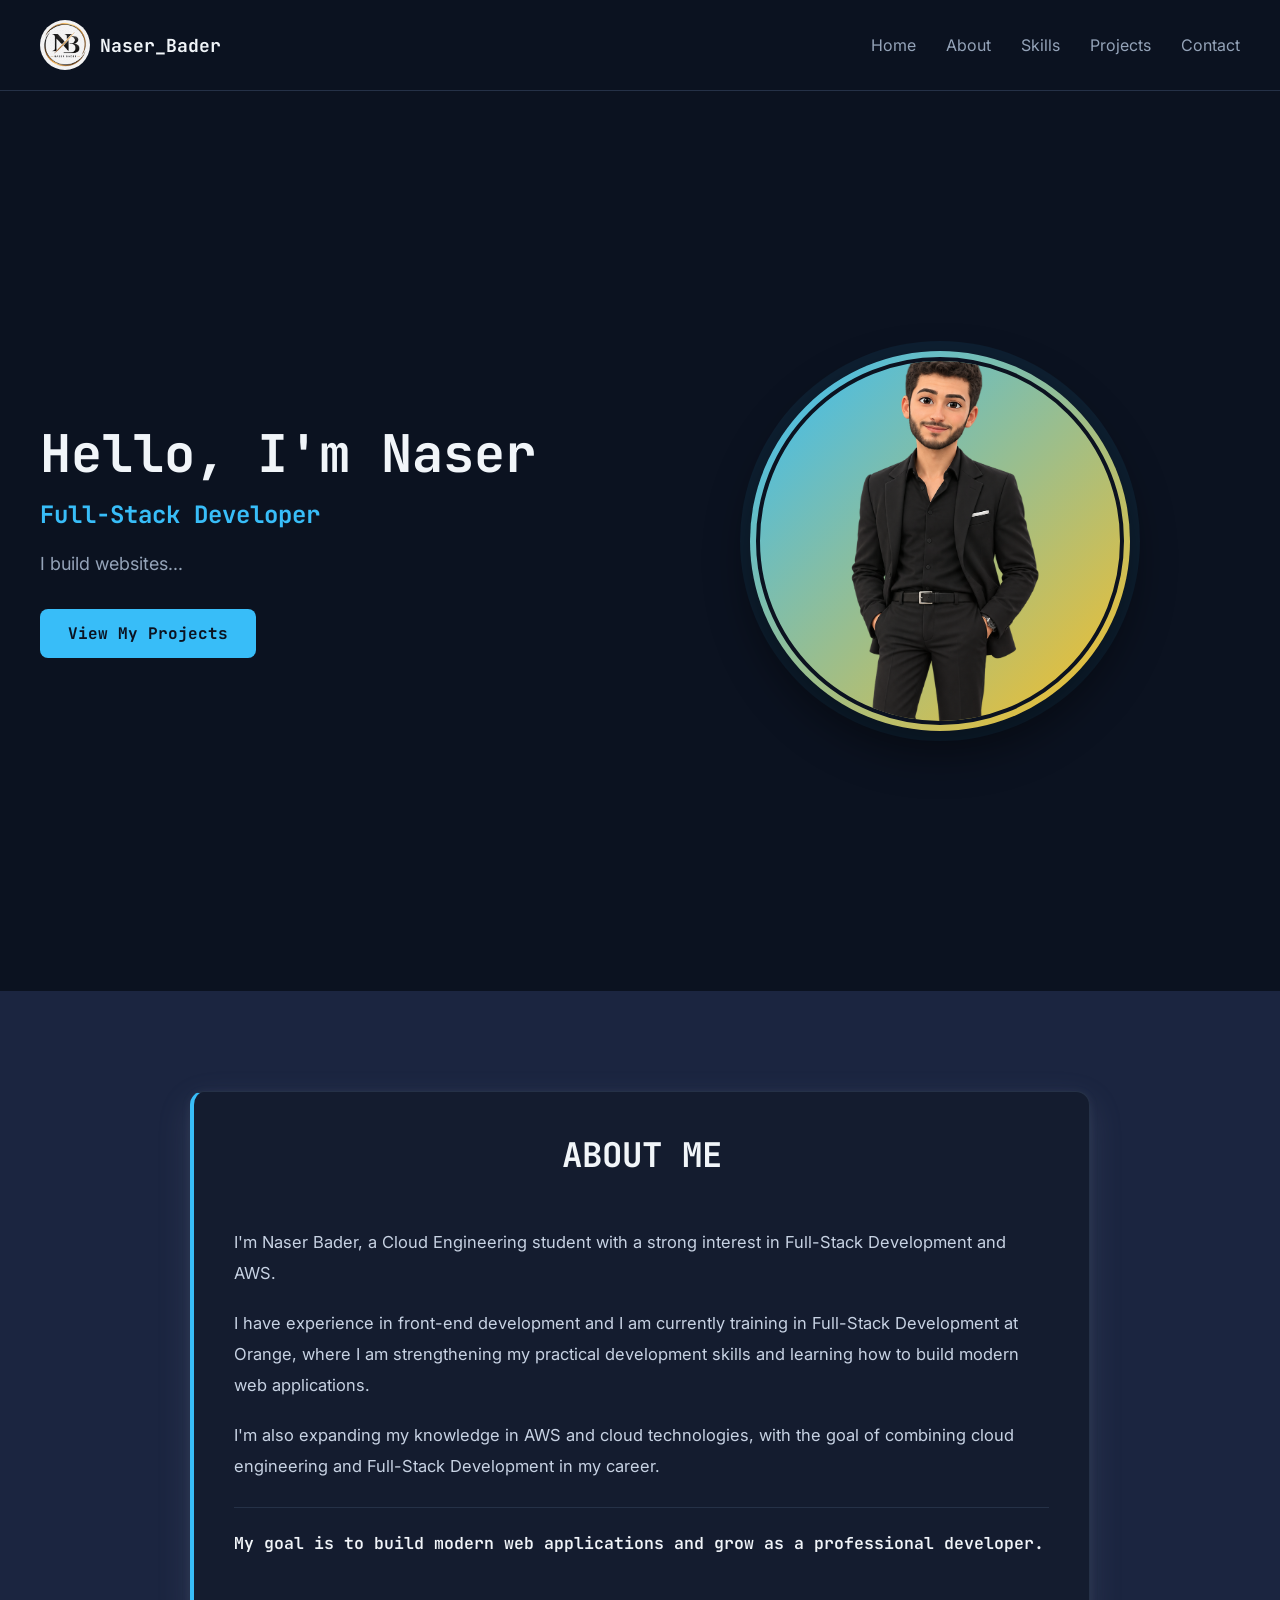
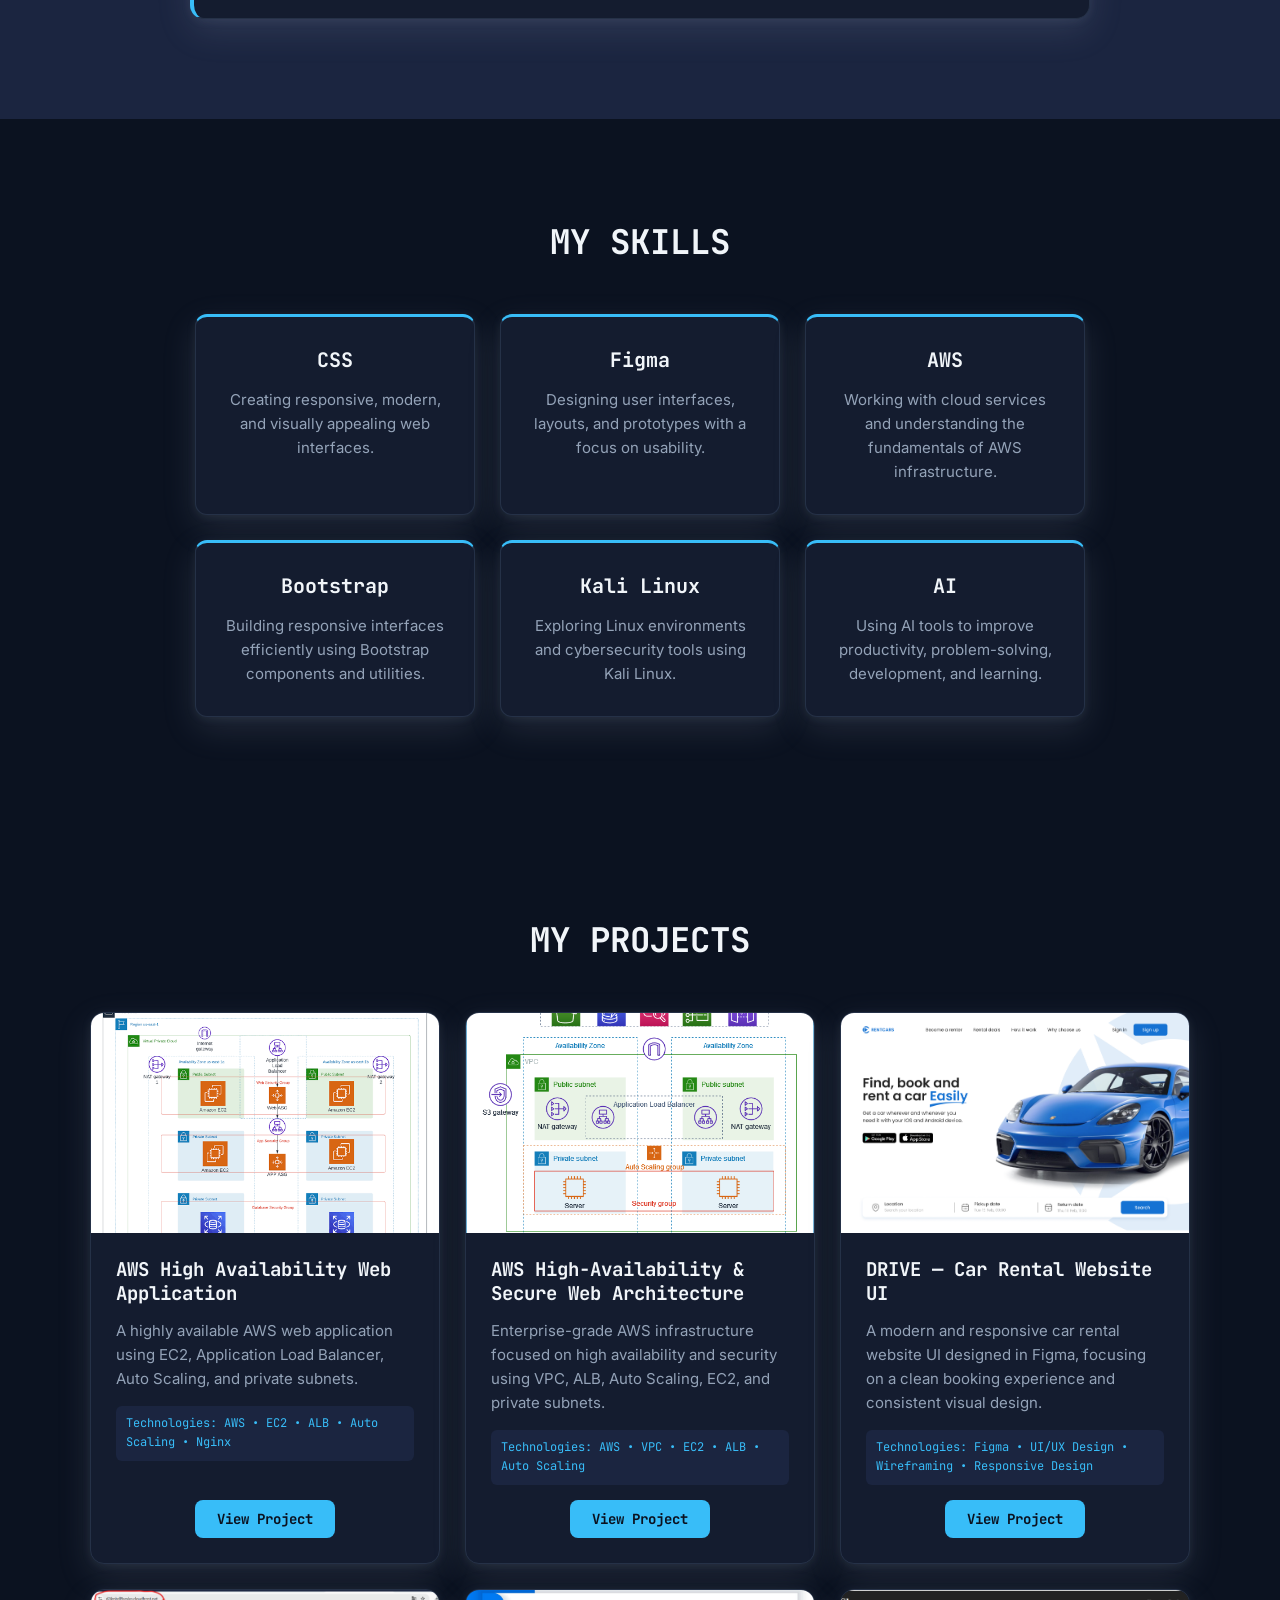
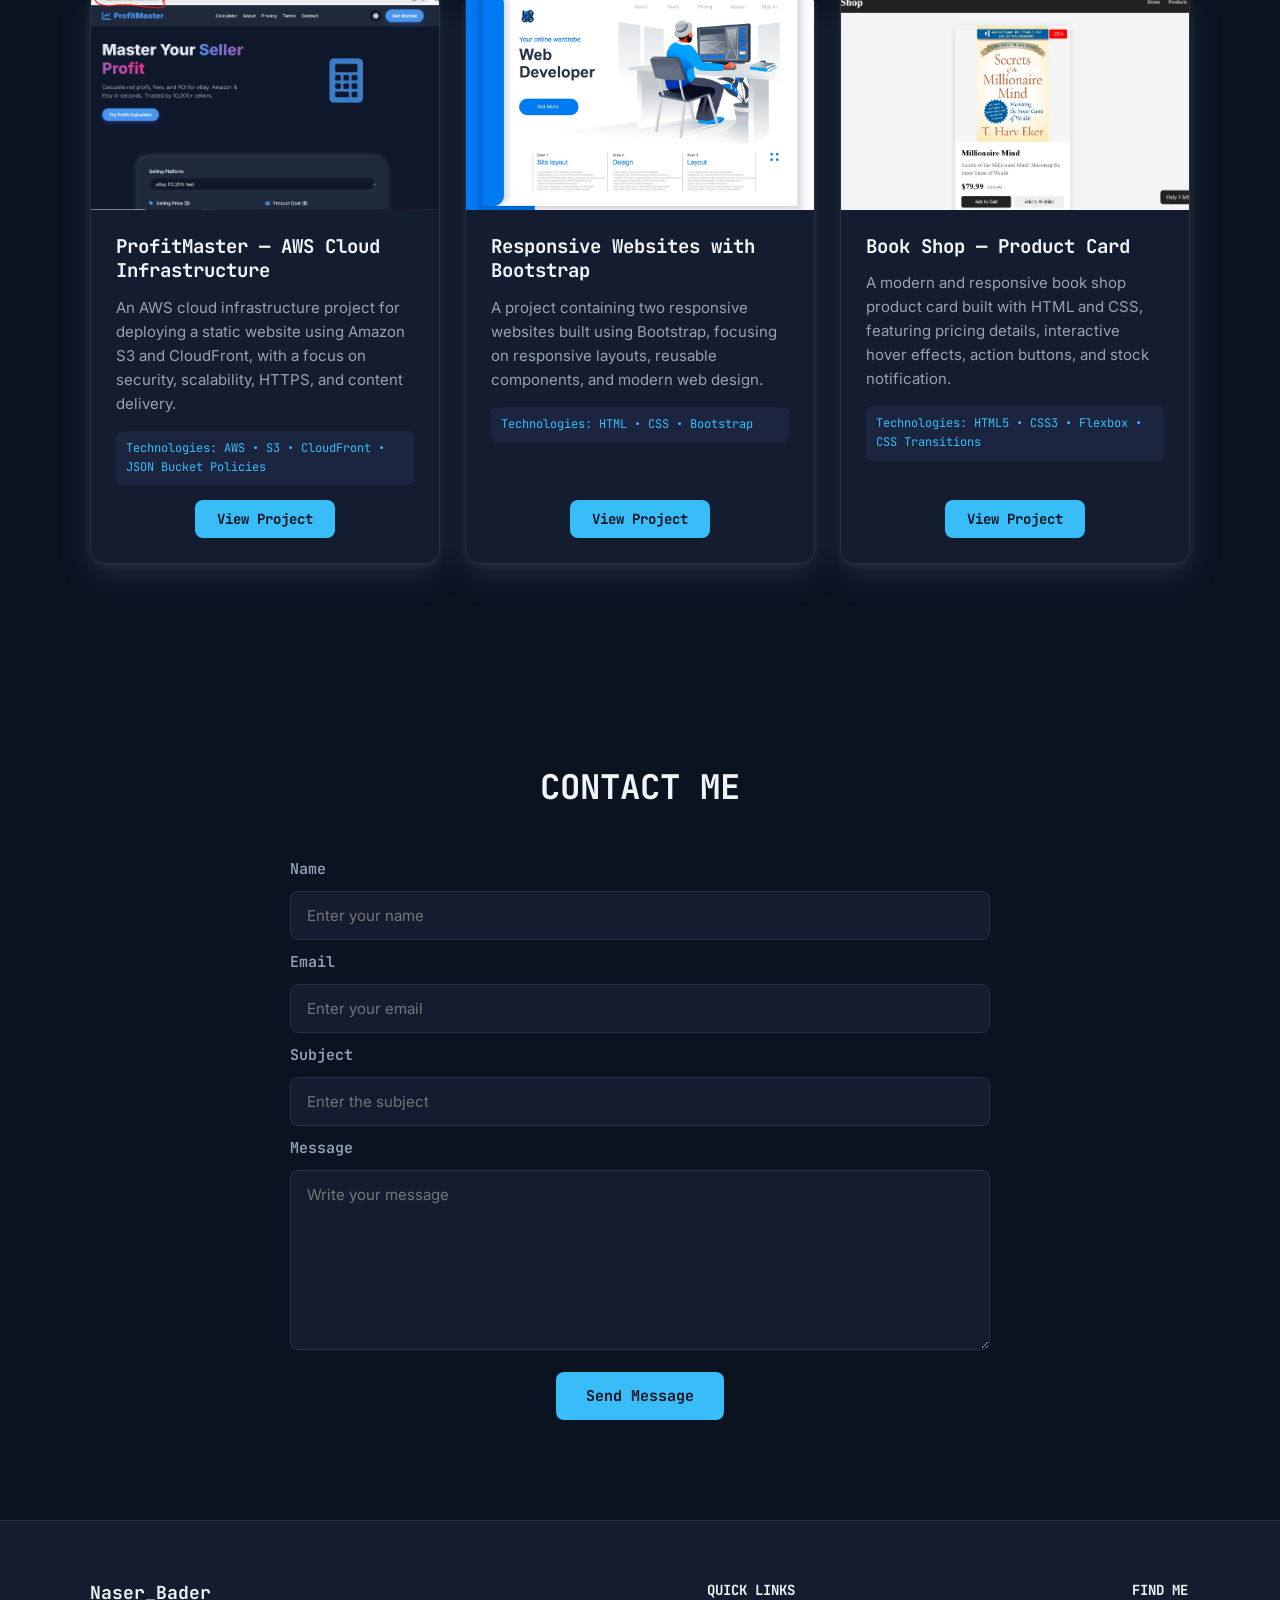
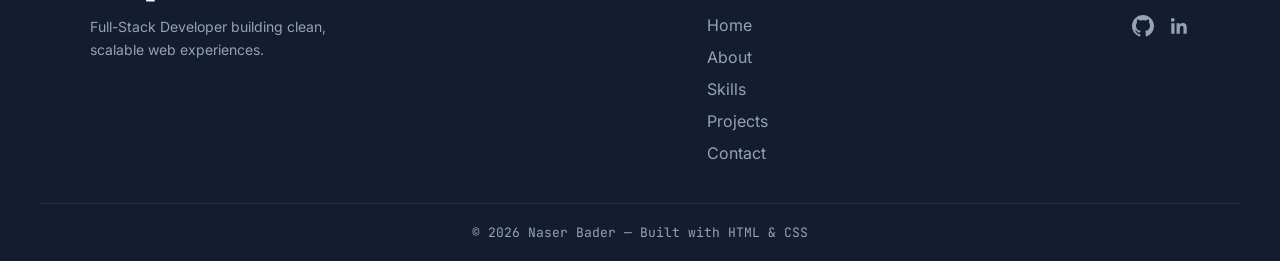
<file: index-fixed.html>
<!DOCTYPE html>
<html lang="en">
<head>
    <meta charset="UTF-8">
    <meta name="viewport" content="width=device-width, initial-scale=1.0">
    <meta name="description" content="Naser Bader's personal portfolio showcasing Full-Stack Development, Cloud Engineering, AWS, and web projects.">
    <title>Naser Bader | Portfolio</title>
    <link rel="stylesheet" href="style-fixed.css">
</head>
<body>

    <header class="header">
        <div class="header__logo">
            <a href="#home" aria-label="Naser Bader home">
                <img src="images/logo.png" alt="Naser Bader logo">
                <span>Naser_Bader</span>
            </a>
        </div>

        <nav class="header__nav" aria-label="Main navigation">
            <a href="#home">Home</a>
            <a href="#about">About</a>
            <a href="#skills">Skills</a>
            <a href="#projects">Projects</a>
            <a href="#contact">Contact</a>
        </nav>
    </header>

    <main>
        <section class="hero" id="home">
            <div class="hero__container">
                <div class="hero__content">
                    <h1>Hello, I'm Naser</h1>
                    <h2>Full-Stack Developer</h2>
                    <p>I build websites...</p>
                    <a class="hero__button" href="#projects">View My Projects</a>
                </div>

                <div class="hero__image">
                    <div class="avatar-ring">
                        <img src="images/Naser.png" alt="Naser profile">
                    </div>
                </div>
            </div>
        </section>

        <section class="about section" id="about">
            <div class="about__container">
                <div class="about__content card">
                    <h2 class="section-title">ABOUT ME</h2>
                    <p>I'm Naser Bader, a Cloud Engineering student with a strong interest in Full-Stack Development and AWS.</p>
                    <p>I have experience in front-end development and I am currently training in Full-Stack Development at Orange, where I am strengthening my practical development skills and learning how to build modern web applications.</p>
                    <p>I'm also expanding my knowledge in AWS and cloud technologies, with the goal of combining cloud engineering and Full-Stack Development in my career.</p>
                    <p class="about__goal">My goal is to build modern web applications and grow as a professional developer.</p>
                </div>
            </div>
        </section>

        <section class="skills section" id="skills">
            <h2 class="section-title">MY SKILLS</h2>
            <div class="skills__container">
                <article class="skill-card card">
                    <h3>CSS</h3>
                    <p>Creating responsive, modern, and visually appealing web interfaces.</p>
                </article>
                <article class="skill-card card">
                    <h3>Figma</h3>
                    <p>Designing user interfaces, layouts, and prototypes with a focus on usability.</p>
                </article>
                <article class="skill-card card">
                    <h3>AWS</h3>
                    <p>Working with cloud services and understanding the fundamentals of AWS infrastructure.</p>
                </article>
                <article class="skill-card card">
                    <h3>Bootstrap</h3>
                    <p>Building responsive interfaces efficiently using Bootstrap components and utilities.</p>
                </article>
                <article class="skill-card card">
                    <h3>Kali Linux</h3>
                    <p>Exploring Linux environments and cybersecurity tools using Kali Linux.</p>
                </article>
                <article class="skill-card card">
                    <h3>AI</h3>
                    <p>Using AI tools to improve productivity, problem-solving, development, and learning.</p>
                </article>
            </div>
        </section>

        <section class="projects section" id="projects">
            <h2 class="section-title">MY PROJECTS</h2>
            <div class="projects__container">
                <article class="project-card card">
                    <img src="images/aws1.png" alt="AWS High Availability Web Application">
                    <div class="project-card__content">
                        <h3>AWS High Availability Web Application</h3>
                        <p>A highly available AWS web application using EC2, Application Load Balancer, Auto Scaling, and private subnets.</p>
                        <p class="project-card__tech">Technologies: AWS • EC2 • ALB • Auto Scaling • Nginx</p>
                        <a class="project-card__link" href="https://github.com/Naser-devops/aws-high-availability-web-app" target="_blank" rel="noopener noreferrer">View Project</a>
                    </div>
                </article>

                <article class="project-card card">
                    <img src="images/aws2.png" alt="AWS High-Availability Infrastructure">
                    <div class="project-card__content">
                        <h3>AWS High-Availability &amp; Secure Web Architecture</h3>
                        <p>Enterprise-grade AWS infrastructure focused on high availability and security using VPC, ALB, Auto Scaling, EC2, and private subnets.</p>
                        <p class="project-card__tech">Technologies: AWS • VPC • EC2 • ALB • Auto Scaling</p>
                        <a class="project-card__link" href="https://github.com/Naser-devops/aws-high-availability-infrastructure" target="_blank" rel="noopener noreferrer">View Project</a>
                    </div>
                </article>

                <article class="project-card card">
                    <img src="images/CAR.png" alt="DRIVE Car Rental Website">
                    <div class="project-card__content">
                        <h3>DRIVE — Car Rental Website UI</h3>
                        <p>A modern and responsive car rental website UI designed in Figma, focusing on a clean booking experience and consistent visual design.</p>
                        <p class="project-card__tech">Technologies: Figma • UI/UX Design • Wireframing • Responsive Design</p>
                        <a class="project-card__link" href="https://www.figma.com/design/SwRRmjjDKiYeusWqwSXAlB/car-rent?node-id=1-3&amp;t=2IMgWMltdOfjXGuT-1" target="_blank" rel="noopener noreferrer">View Project</a>
                    </div>
                </article>

                <article class="project-card card">
                    <img src="images/AWS6.png" alt="ProfitMaster AWS Infrastructure">
                    <div class="project-card__content">
                        <h3>ProfitMaster — AWS Cloud Infrastructure</h3>
                        <p>An AWS cloud infrastructure project for deploying a static website using Amazon S3 and CloudFront, with a focus on security, scalability, HTTPS, and content delivery.</p>
                        <p class="project-card__tech">Technologies: AWS • S3 • CloudFront • JSON Bucket Policies</p>
                        <a class="project-card__link" href="https://github.com/Naser-devops/ProfitMaster" target="_blank" rel="noopener noreferrer">View Project</a>
                    </div>
                </article>

                <article class="project-card card">
                    <img src="images/licensed-image.jpg" alt="Bootstrap Websites">
                    <div class="project-card__content">
                        <h3>Responsive Websites with Bootstrap</h3>
                        <p>A project containing two responsive websites built using Bootstrap, focusing on responsive layouts, reusable components, and modern web design.</p>
                        <p class="project-card__tech">Technologies: HTML • CSS • Bootstrap</p>
                        <a class="project-card__link" href="https://github.com/Naser-devops/Bootstrap-task" target="_blank" rel="noopener noreferrer">View Project</a>
                    </div>
                </article>

                <article class="project-card card">
                    <img src="images/bookshop-card.png" alt="Book Shop Product Card">
                    <div class="project-card__content">
                        <h3>Book Shop — Product Card</h3>
                        <p>A modern and responsive book shop product card built with HTML and CSS, featuring pricing details, interactive hover effects, action buttons, and stock notification.</p>
                        <p class="project-card__tech">Technologies: HTML5 • CSS3 • Flexbox • CSS Transitions</p>
                        <a class="project-card__link" href="https://github.com/Naser-devops/project-card-html-css" target="_blank" rel="noopener noreferrer">View Project</a>
                    </div>
                </article>
            </div>
        </section>

        <section class="contact section" id="contact">
            <h2 class="section-title">CONTACT ME</h2>
            <form class="contact__form">
                <label for="name">Name</label>
                <input type="text" id="name" name="name" placeholder="Enter your name">

                <label for="email">Email</label>
                <input type="email" id="email" name="email" placeholder="Enter your email">

                <label for="subject">Subject</label>
                <input type="text" id="subject" name="subject" placeholder="Enter the subject">

                <label for="message">Message</label>
                <textarea id="message" name="message" placeholder="Write your message"></textarea>

                <button class="contact__button" type="submit">Send Message</button>
            </form>
        </section>
    </main>

    <footer class="footer">
        <div class="footer__container">
            <div class="footer__brand">
                <a href="#home">Naser_Bader</a>
                <p>Full-Stack Developer building clean, scalable web experiences.</p>
            </div>

            <div class="footer__links">
                <h4>QUICK LINKS</h4>
                <a href="#home">Home</a>
                <a href="#about">About</a>
                <a href="#skills">Skills</a>
                <a href="#projects">Projects</a>
                <a href="#contact">Contact</a>
            </div>

            <div class="footer__social">
                <h4>FIND ME</h4>
                <div class="social-icons">
                    <a href="https://github.com/Naser-devops" target="_blank" rel="noopener noreferrer" aria-label="GitHub">
                        <svg viewBox="0 0 24 24" width="22" height="22" aria-hidden="true">
                            <path fill="currentColor" d="M12 0C5.37 0 0 5.37 0 12c0 5.3 3.44 9.8 8.21 11.39.6.11.82-.26.82-.58 0-.29-.01-1.05-.02-2.06-3.34.73-4.04-1.61-4.04-1.61-.55-1.39-1.34-1.76-1.34-1.76-1.09-.75.08-.73.08-.73 1.21.08 1.84 1.24 1.84 1.24 1.07 1.84 2.81 1.31 3.5 1 .11-.78.42-1.31.76-1.61-2.67-.3-5.47-1.33-5.47-5.93 0-1.31.47-2.38 1.24-3.22-.12-.3-.54-1.52.12-3.18 0 0 1.01-.32 3.3 1.23.96-.27 1.98-.4 3-.41 1.02.01 2.04.14 3 .41 2.29-1.55 3.3-1.23 3.3-1.23.66 1.66.24 2.88.12 3.18.77.84 1.24 1.91 1.24 3.22 0 4.61-2.8 5.63-5.48 5.93.43.37.81 1.1.81 2.22 0 1.6-.02 2.89-.02 3.29 0 .32.22.7.83.58C20.56 21.8 24 17.29 24 12c0-6.63-5.37-12-12-12Z"/>
                        </svg>
                    </a>
                    <a href="https://www.linkedin.com/in/naser-cloud" target="_blank" rel="noopener noreferrer" aria-label="LinkedIn">
                        <svg viewBox="0 0 24 24" width="22" height="22" aria-hidden="true">
                            <path fill="currentColor" d="M20.45 20.45h-3.56v-5.57c0-1.33-.02-3.03-1.85-3.03-1.85 0-2.14 1.45-2.14 2.94v5.66H9.34V9h3.41v1.56h.05c.48-.9 1.64-1.85 3.38-1.85 3.6 0 4.27 2.37 4.27 5.46v6.28ZM5.34 7.43a2.07 2.07 0 1 1 0-4.13 2.07 2.07 0 0 1 0 4.13ZM7.12 20.45H3.56V9h3.56v11.45Z"/>
                        </svg>
                    </a>
                </div>
            </div>
        </div>
        <div class="footer__bottom">© 2026 Naser Bader — Built with HTML &amp; CSS</div>
    </footer>

</body>
</html>
</file>
<file: style-fixed.css>
@import url('https://fonts.googleapis.com/css2?family=JetBrains+Mono:wght@500;600;700&family=Inter:wght@400;500;600&display=swap');

:root {
    --bg-color: #0B1220;
    --card-color: #141C2F;
    --card-color-alt: #1B2540;
    --primary-color: #38BDF8;
    --accent-color: #FBBF24;
    --text-color: #F1F5F9;
    --text-secondary: #94A3B8;
    --text-body: #C7D2E3;
    --border-color: #253147;
    --card-shadow: 0 12px 34px rgba(148, 163, 184, 0.16), 0 2px 10px rgba(148, 163, 184, 0.10);
    --card-shadow-hover: 0 20px 48px rgba(148, 163, 184, 0.26), 0 4px 16px rgba(56, 189, 248, 0.15);
    --section-padding: 100px 40px;
    --content-width: 1100px;
}

* {
    margin: 0;
    padding: 0;
    box-sizing: border-box;
}

html {
    scroll-behavior: smooth;
}

body {
    background: var(--bg-color);
    color: var(--text-color);
    font-family: 'Inter', sans-serif;
}

h1, h2, h3, h4, .hero__button, .project-card__link, .contact__button {
    font-family: 'JetBrains Mono', monospace;
}

.section {
    padding: var(--section-padding);
}

.section-title {
    margin-bottom: 50px;
    color: var(--text-color);
    text-align: center;
    font-size: 34px;
}

.card {
    border: 1px solid var(--border-color);
    background: var(--card-color);
    box-shadow: var(--card-shadow);
    transition: transform 0.3s ease, box-shadow 0.3s ease;
}

.card:hover {
    transform: translateY(-8px);
    box-shadow: var(--card-shadow-hover);
}

.header {
    position: sticky;
    top: 0;
    z-index: 10;
    display: flex;
    align-items: center;
    justify-content: space-between;
    padding: 20px 40px;
    border-bottom: 1px solid var(--border-color);
    background: var(--bg-color);
}

.header__logo a {
    display: flex;
    align-items: center;
    gap: 10px;
    color: var(--text-color);
    text-decoration: none;
    font-family: 'JetBrains Mono', monospace;
    font-size: 18px;
    font-weight: 700;
}

.header__logo img {
    width: 50px;
    height: 50px;
    object-fit: cover;
    border-radius: 50%;
}

.header__nav {
    display: flex;
    gap: 30px;
}

.header__nav a,
.footer__links a {
    color: var(--text-secondary);
    text-decoration: none;
    transition: color 0.25s ease;
}

.header__nav a:hover,
.footer__links a:hover {
    color: var(--primary-color);
}

.hero {
    min-height: 100vh;
    display: flex;
    align-items: center;
}

.hero__container {
    width: min(100% - 80px, 1200px);
    margin: 0 auto;
    display: flex;
    align-items: center;
    justify-content: space-between;
}

.hero__content,
.hero__image {
    width: 50%;
}

.hero__content h1 {
    margin-bottom: 15px;
    color: var(--text-color);
    font-size: 52px;
    line-height: 1.15;
}

.hero__content h2 {
    margin-bottom: 20px;
    color: var(--primary-color);
    font-size: 24px;
}

.hero__content p {
    max-width: 480px;
    margin-bottom: 30px;
    color: var(--text-secondary);
    font-size: 18px;
    line-height: 1.6;
}

.hero__button,
.project-card__link,
.contact__button {
    display: inline-block;
    border: 0;
    border-radius: 8px;
    background: var(--primary-color);
    color: var(--bg-color);
    font-weight: 700;
    text-decoration: none;
    cursor: pointer;
    transition: transform 0.3s ease, box-shadow 0.3s ease;
}

.hero__button {
    padding: 14px 28px;
    font-size: 16px;
}

.hero__button:hover,
.project-card__link:hover,
.contact__button:hover {
    transform: translateY(-3px);
    box-shadow: 0 10px 24px rgba(56, 189, 248, 0.30);
}

.hero__image {
    display: flex;
    align-items: center;
    justify-content: center;
}

.avatar-ring {
    width: 380px;
    height: 380px;
    padding: 6px;
    border-radius: 50%;
    background: linear-gradient(135deg, var(--primary-color), var(--accent-color));
    box-shadow: 0 20px 45px rgba(0, 0, 0, 0.45), 0 0 0 10px rgba(56, 189, 248, 0.08);
}

.avatar-ring img {
    width: 100%;
    height: 100%;
    display: block;
    object-fit: cover;
    object-position: center 12%;
    border: 4px solid var(--bg-color);
    border-radius: 50%;
}

.about {
    background: var(--card-color-alt);
}

.about__container {
    max-width: 900px;
    margin: 0 auto;
}

.about__content {
    padding: 40px;
    border-left: 4px solid var(--primary-color);
    border-radius: 14px;
}

.about__content:hover {
    border-left-color: var(--accent-color);
}

.about__content p {
    margin-bottom: 18px;
    color: var(--text-body);
    font-size: 16.5px;
    line-height: 1.9;
}

.about__goal {
    margin-top: 25px;
    padding-top: 20px;
    border-top: 1px solid var(--border-color);
    color: var(--text-color) !important;
    font-family: 'JetBrains Mono', monospace;
    font-weight: 600;
}

.skills__container,
.projects__container {
    display: flex;
    justify-content: center;
    flex-wrap: wrap;
    gap: 25px;
    margin: 0 auto;
}

.skills__container {
    max-width: var(--content-width);
}

.skill-card {
    width: 280px;
    padding: 30px;
    border-top: 3px solid var(--primary-color);
    border-radius: 12px;
    text-align: center;
}

.skill-card:hover {
    border-top-color: var(--accent-color);
}

.skill-card h3 {
    margin-bottom: 15px;
    color: var(--text-color);
    font-size: 20px;
}

.skill-card p,
.project-card p {
    color: var(--text-secondary);
    font-size: 15px;
    line-height: 1.6;
}

.projects__container {
    max-width: 1200px;
}

.project-card {
    width: 350px;
    display: flex;
    flex-direction: column;
    overflow: hidden;
    border-radius: 14px;
}

.project-card img {
    width: 100%;
    height: 220px;
    display: block;
    object-fit: cover;
    background: var(--card-color-alt);
}

.project-card__content {
    flex: 1;
    display: flex;
    flex-direction: column;
    padding: 25px;
}

.project-card h3 {
    margin-bottom: 12px;
    color: var(--text-color);
    font-size: 19px;
    line-height: 1.3;
}

.project-card p {
    margin-bottom: 15px;
}

.project-card__tech {
    padding: 8px 10px;
    border-radius: 6px;
    background: var(--card-color-alt);
    color: var(--primary-color) !important;
    font-family: 'JetBrains Mono', monospace;
    font-size: 12px !important;
}

.project-card__link {
    align-self: center;
    margin-top: auto;
    padding: 10px 22px;
    font-size: 14px;
}

.contact__form {
    width: min(100%, 700px);
    margin: 0 auto;
    display: flex;
    flex-direction: column;
    gap: 12px;
}

.contact__form label {
    color: var(--text-secondary);
    font-family: 'JetBrains Mono', monospace;
    font-size: 15px;
    font-weight: 600;
}

.contact__form input,
.contact__form textarea {
    width: 100%;
    padding: 14px 16px;
    outline: none;
    border: 1px solid var(--border-color);
    border-radius: 8px;
    background: var(--card-color);
    color: var(--text-color);
    font: 15px 'Inter', sans-serif;
}

.contact__form input:focus,
.contact__form textarea:focus {
    border-color: var(--primary-color);
    box-shadow: 0 0 0 3px rgba(56, 189, 248, 0.15);
}

.contact__form textarea {
    min-height: 180px;
    resize: vertical;
}

.contact__button {
    align-self: center;
    margin-top: 10px;
    padding: 14px 30px;
    font-size: 15px;
}

.footer {
    padding: 60px 40px 0;
    border-top: 1px solid var(--border-color);
    background: var(--card-color);
}

.footer__container {
    max-width: var(--content-width);
    margin: 0 auto;
    padding-bottom: 40px;
    display: flex;
    justify-content: space-between;
    flex-wrap: wrap;
    gap: 40px;
}

.footer__brand a,
.footer__links h4,
.footer__social h4 {
    color: var(--text-color);
    font-family: 'JetBrains Mono', monospace;
}

.footer__brand a {
    font-size: 18px;
    font-weight: 700;
    text-decoration: none;
}

.footer__brand p {
    max-width: 280px;
    margin-top: 12px;
    color: var(--text-secondary);
    font-size: 14px;
    line-height: 1.6;
}

.footer__links,
.footer__social {
    display: flex;
    flex-direction: column;
    gap: 12px;
}

.footer__links h4,
.footer__social h4 {
    margin-bottom: 4px;
    font-size: 14px;
}

.social-icons {
    display: flex;
    gap: 14px;
}

.social-icons a {
    display: flex;
    color: var(--text-secondary);
    transition: color 0.25s ease, transform 0.25s ease;
}

.social-icons a:hover {
    transform: translateY(-3px);
    color: var(--primary-color);
}

.footer__bottom {
    padding: 20px 0;
    border-top: 1px solid var(--border-color);
    color: var(--text-secondary);
    text-align: center;
    font-family: 'JetBrains Mono', monospace;
    font-size: 13px;
}

@media (max-width: 900px) {
    .header {
        flex-wrap: wrap;
        justify-content: center;
        gap: 10px;
        padding: 16px 20px;
    }

    .header__nav {
        gap: 16px;
    }

    .hero__container {
        width: min(100% - 40px, 700px);
        padding: 100px 0 40px;
        flex-direction: column-reverse;
        text-align: center;
    }

    .hero__content,
    .hero__image {
        width: 100%;
    }

    .hero__content p {
        max-width: none;
        margin-right: auto;
        margin-left: auto;
    }

    .avatar-ring {
        width: 260px;
        height: 260px;
        margin-bottom: 30px;
    }
}

@media (max-width: 600px) {
    :root {
        --section-padding: 70px 20px;
    }

    .section-title {
        font-size: 30px;
    }

    .hero__content h1 {
        font-size: 40px;
    }

    .about__content,
    .skill-card,
    .project-card__content {
        padding: 25px;
    }

    .project-card,
    .skill-card {
        width: 100%;
        max-width: 400px;
    }

    .footer {
        padding: 50px 20px 0;
    }

    .footer__container {
        flex-direction: column;
        text-align: center;
    }

    .footer__brand p {
        max-width: none;
        margin-right: auto;
        margin-left: auto;
    }

    .social-icons {
        justify-content: center;
    }
}
</file>
